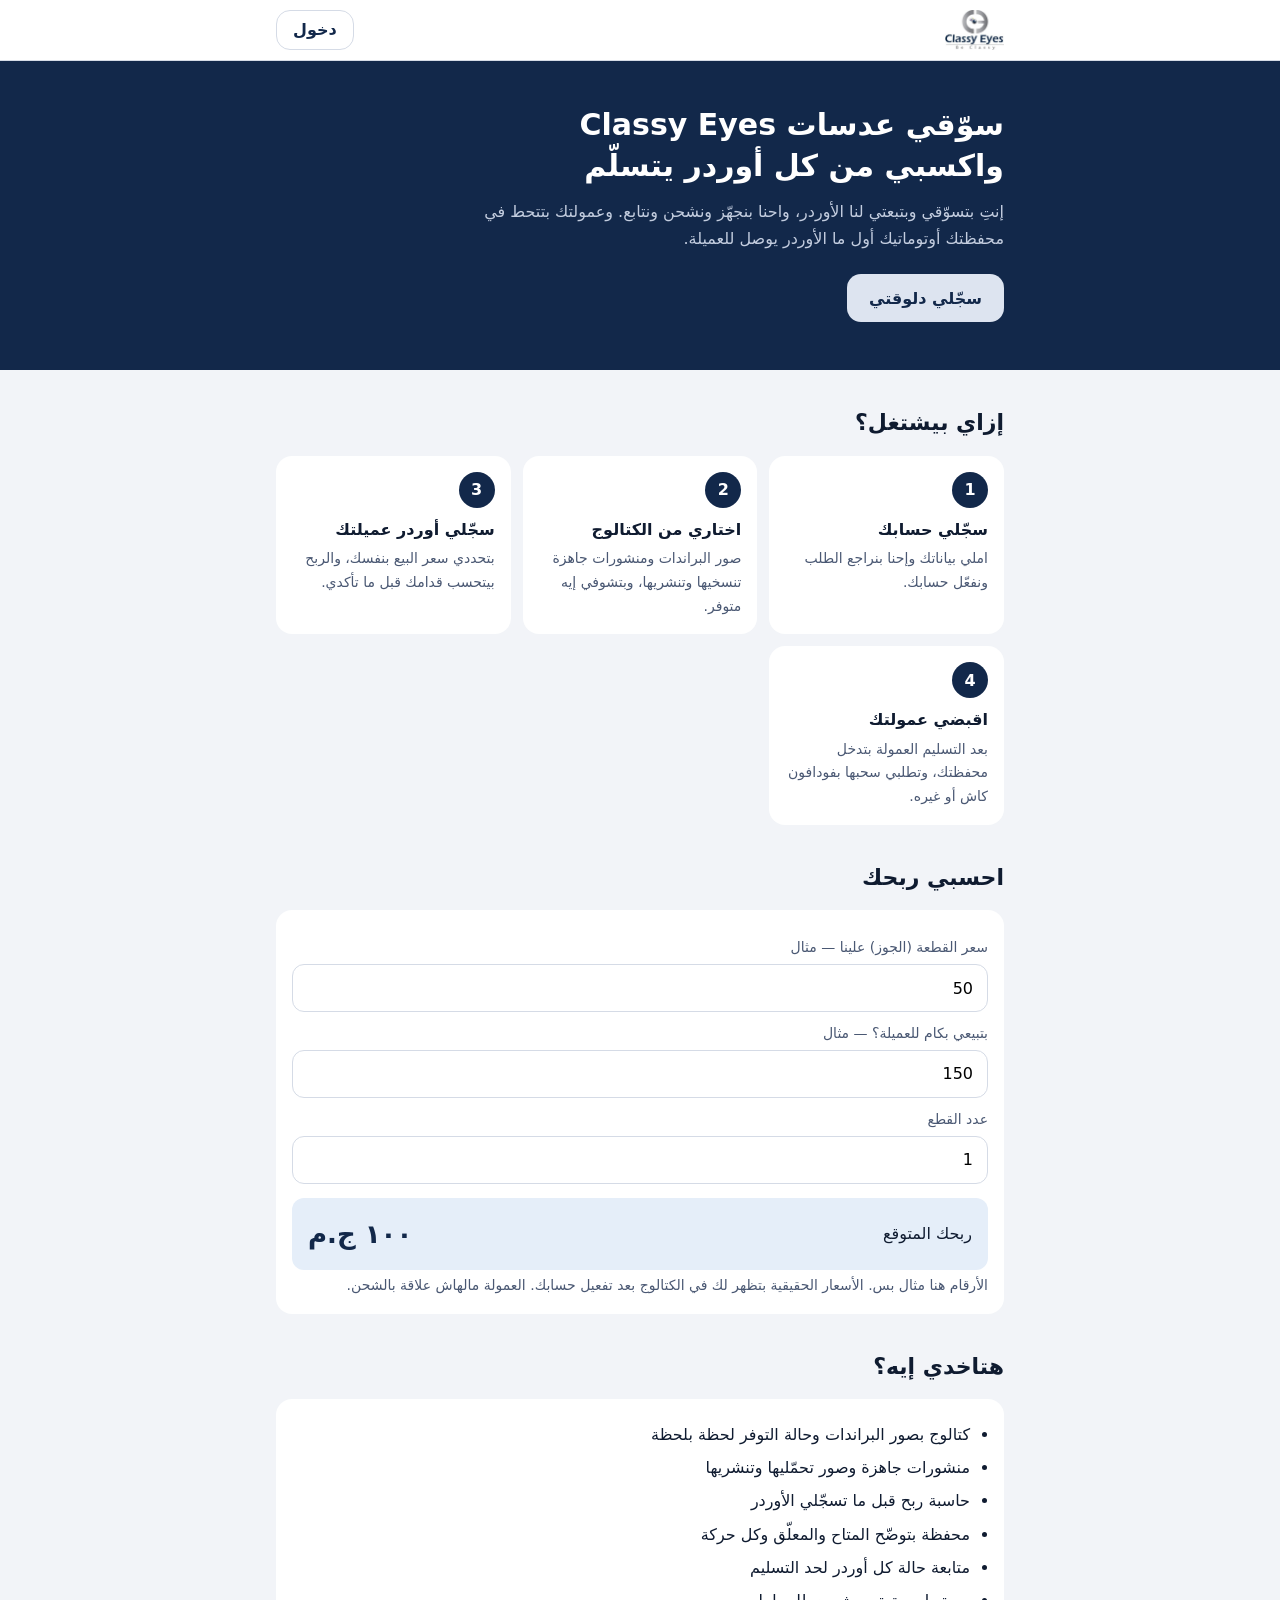
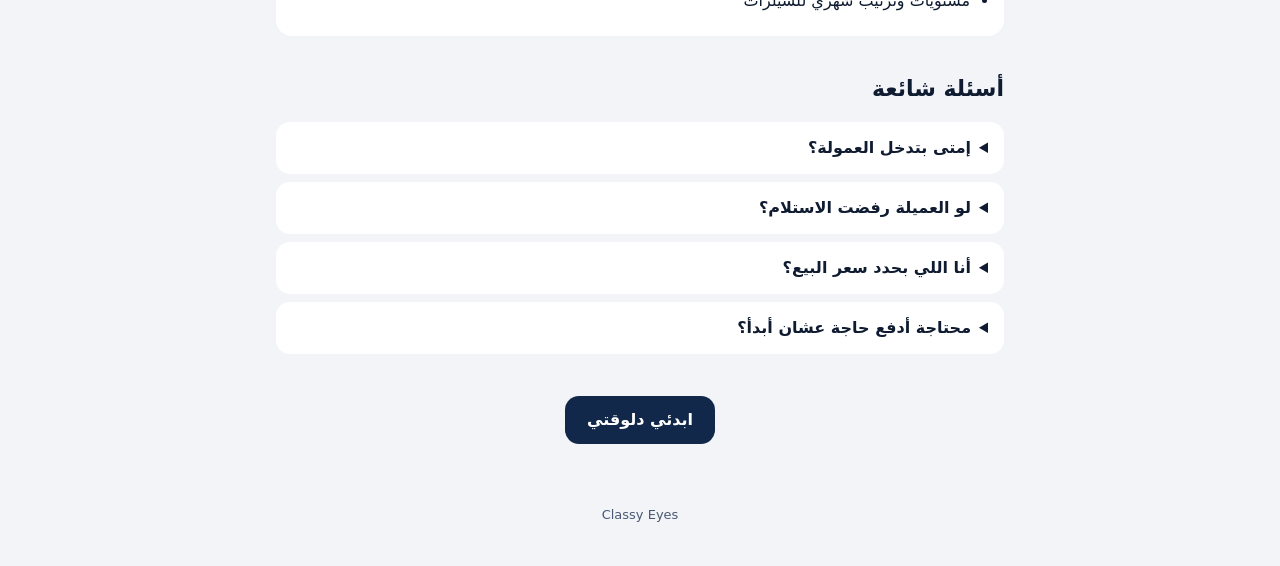
<file: join.html>
<!doctype html>
<html lang="ar" dir="rtl"><head><meta charset="utf-8"><meta name="viewport" content="width=device-width,initial-scale=1">
<title>اشتغلي مع Classy Eyes واكسبي من كل أوردر</title>
<style>
:root{--n:#12284A;--n2:#1C3560;--s:#DDE4F0;--bg:#F2F4F8;--tx:#0F1B30;--m:#4A5873;--ok:#0B5E54}
*{box-sizing:border-box}body{margin:0;background:var(--bg);color:var(--tx);font:16px/1.7 Tahoma,"Segoe UI",system-ui,Arial,sans-serif}
.w{max-width:760px;margin:0 auto;padding:0 16px}
header{background:#fff;border-bottom:1px solid #D5DBE6}header .w{display:flex;justify-content:space-between;align-items:center;padding:10px 16px}
header img{height:40px}.btn{display:inline-flex;align-items:center;justify-content:center;min-height:48px;padding:0 22px;border-radius:14px;background:var(--n);color:#fff;font-weight:700;text-decoration:none;border:0;font-size:16px;cursor:pointer}
.btn.l{background:var(--s);color:var(--n)}.btn.o{background:#fff;color:var(--n);border:1px solid #D5DBE6}
.hero{background:var(--n);color:#fff;padding:44px 0 48px}.hero h1{font-size:30px;line-height:1.35;margin:0 0 12px}.hero p{color:#C3CDDF;margin:0 0 22px;max-width:520px}
section{padding:34px 0}h2{font-size:22px;margin:0 0 14px}
.steps{display:grid;grid-template-columns:repeat(auto-fit,minmax(200px,1fr));gap:12px}.card{background:#fff;border-radius:16px;padding:16px}
.num{width:36px;height:36px;border-radius:18px;background:var(--n);color:#fff;display:flex;align-items:center;justify-content:center;font-weight:700;margin-bottom:8px}
.card p{margin:4px 0 0;color:var(--m);font-size:14px}
label{display:block;font-size:14px;color:var(--m);margin:10px 0 4px}input{width:100%;min-height:48px;border:1px solid #D5DBE6;border-radius:12px;padding:0 14px;font:inherit;font-size:16px}
.res{display:flex;justify-content:space-between;align-items:center;background:#E5EEF9;border-radius:12px;padding:14px 16px;margin-top:14px}.res b{font-size:26px;color:var(--n)}
ul{margin:0;padding:0 18px}li{margin:6px 0}details{background:#fff;border-radius:14px;padding:12px 16px;margin-bottom:8px}summary{font-weight:700;cursor:pointer;min-height:28px}details p{margin:8px 0 0;color:var(--m)}
footer{padding:26px 0 40px;text-align:center;color:var(--m);font-size:13px}
.m{color:var(--m);font-size:13px}
</style></head><body>
<header><div class="w"><img src="[data-uri]" alt="Classy Eyes"><a class="btn o" href="index.html" style="min-height:40px;padding:0 16px">دخول</a></div></header>
<div class="hero"><div class="w"><h1>سوّقي عدسات Classy Eyes<br>واكسبي من كل أوردر يتسلّم</h1><p>إنتِ بتسوّقي وبتبعتي لنا الأوردر، واحنا بنجهّز ونشحن ونتابع. وعمولتك بتتحط في محفظتك أوتوماتيك أول ما الأوردر يوصل للعميلة.</p><a class="btn l" id="cta" href="index.html?signup=1">سجّلي دلوقتي</a></div></div>
<section><div class="w"><h2>إزاي بيشتغل؟</h2><div class="steps">
<div class="card"><div class="num">1</div><b>سجّلي حسابك</b><p>املي بياناتك وإحنا بنراجع الطلب ونفعّل حسابك.</p></div>
<div class="card"><div class="num">2</div><b>اختاري من الكتالوج</b><p>صور البراندات ومنشورات جاهزة تنسخيها وتنشريها، وبتشوفي إيه متوفر.</p></div>
<div class="card"><div class="num">3</div><b>سجّلي أوردر عميلتك</b><p>بتحددي سعر البيع بنفسك، والربح بيتحسب قدامك قبل ما تأكدي.</p></div>
<div class="card"><div class="num">4</div><b>اقبضي عمولتك</b><p>بعد التسليم العمولة بتدخل محفظتك، وتطلبي سحبها بفودافون كاش أو غيره.</p></div></div></div></section>
<section style="padding-top:0"><div class="w"><h2>احسبي ربحك</h2><div class="card">
<label for="c">سعر القطعة (الجوز) علينا — مثال</label><input id="c" type="number" inputmode="decimal" value="50">
<label for="p">بتبيعي بكام للعميلة؟ — مثال</label><input id="p" type="number" inputmode="decimal" value="150">
<label for="n">عدد القطع</label><input id="n" type="number" inputmode="numeric" value="1" min="1">
<div class="res"><span>ربحك المتوقع</span><b id="r">100 ج.م</b></div>
<p class="m">الأرقام هنا مثال بس. الأسعار الحقيقية بتظهر لك في الكتالوج بعد تفعيل حسابك. العمولة مالهاش علاقة بالشحن.</p></div></div></section>
<section style="padding-top:0"><div class="w"><h2>هتاخدي إيه؟</h2><div class="card"><ul>
<li>كتالوج بصور البراندات وحالة التوفر لحظة بلحظة</li><li>منشورات جاهزة وصور تحمّليها وتنشريها</li><li>حاسبة ربح قبل ما تسجّلي الأوردر</li><li>محفظة بتوضّح المتاح والمعلّق وكل حركة</li><li>متابعة حالة كل أوردر لحد التسليم</li><li>مستويات وترتيب شهري للسيلرات</li></ul></div></div></section>
<section style="padding-top:0"><div class="w"><h2>أسئلة شائعة</h2>
<details><summary>إمتى بتدخل العمولة؟</summary><p>أول ما الأوردر يتسلّم للعميلة، بتتسجّل في محفظتك وبتبقى متاحة للسحب بعد فترة انتظار قصيرة بتحددها الإدارة.</p></details>
<details><summary>لو العميلة رفضت الاستلام؟</summary><p>العمولة بتتحسب على الأوردرات المسلّمة بس. الأوردر المرتجع أو الملغي مفيهوش عمولة.</p></details>
<details><summary>أنا اللي بحدد سعر البيع؟</summary><p>أيوه، إنتِ بتحددي سعر البيع للعميلة (لازم يكون على الأقل سعرك علينا)، وربحك هو الفرق.</p></details>
<details><summary>محتاجة أدفع حاجة عشان أبدأ؟</summary><p>لأ، التسجيل والاشتراك في البرنامج مجانيين تمامًا ومفيش أي رسوم. بتكسبي بس من الأوردرات اللي بتتسلّم.</p></details></div></section>
<section style="padding-top:0"><div class="w" style="text-align:center"><a class="btn" id="cta2" href="index.html?signup=1">ابدئي دلوقتي</a></div></section>
<footer><div class="w">Classy Eyes</div></footer>
<script>
(function(){var r=new URLSearchParams(location.search).get("ref")||"",h="index.html?signup=1"+(r?"&ref="+encodeURIComponent(r):"");document.getElementById("cta").href=h;document.getElementById("cta2").href=h;
function f(){var c=+document.getElementById("c").value||0,p=+document.getElementById("p").value||0,n=Math.max(1,+document.getElementById("n").value||1),v=(p-c)*n,e=document.getElementById("r");e.textContent=(v<0?"سعر البيع أقل من سعرك":v.toLocaleString("ar-EG")+" ج.م");e.style.color=v<0?"#8A3F0A":"#12284A"}
["c","p","n"].forEach(function(i){document.getElementById(i).addEventListener("input",f)});f()})();
</script></body></html>
</file>
